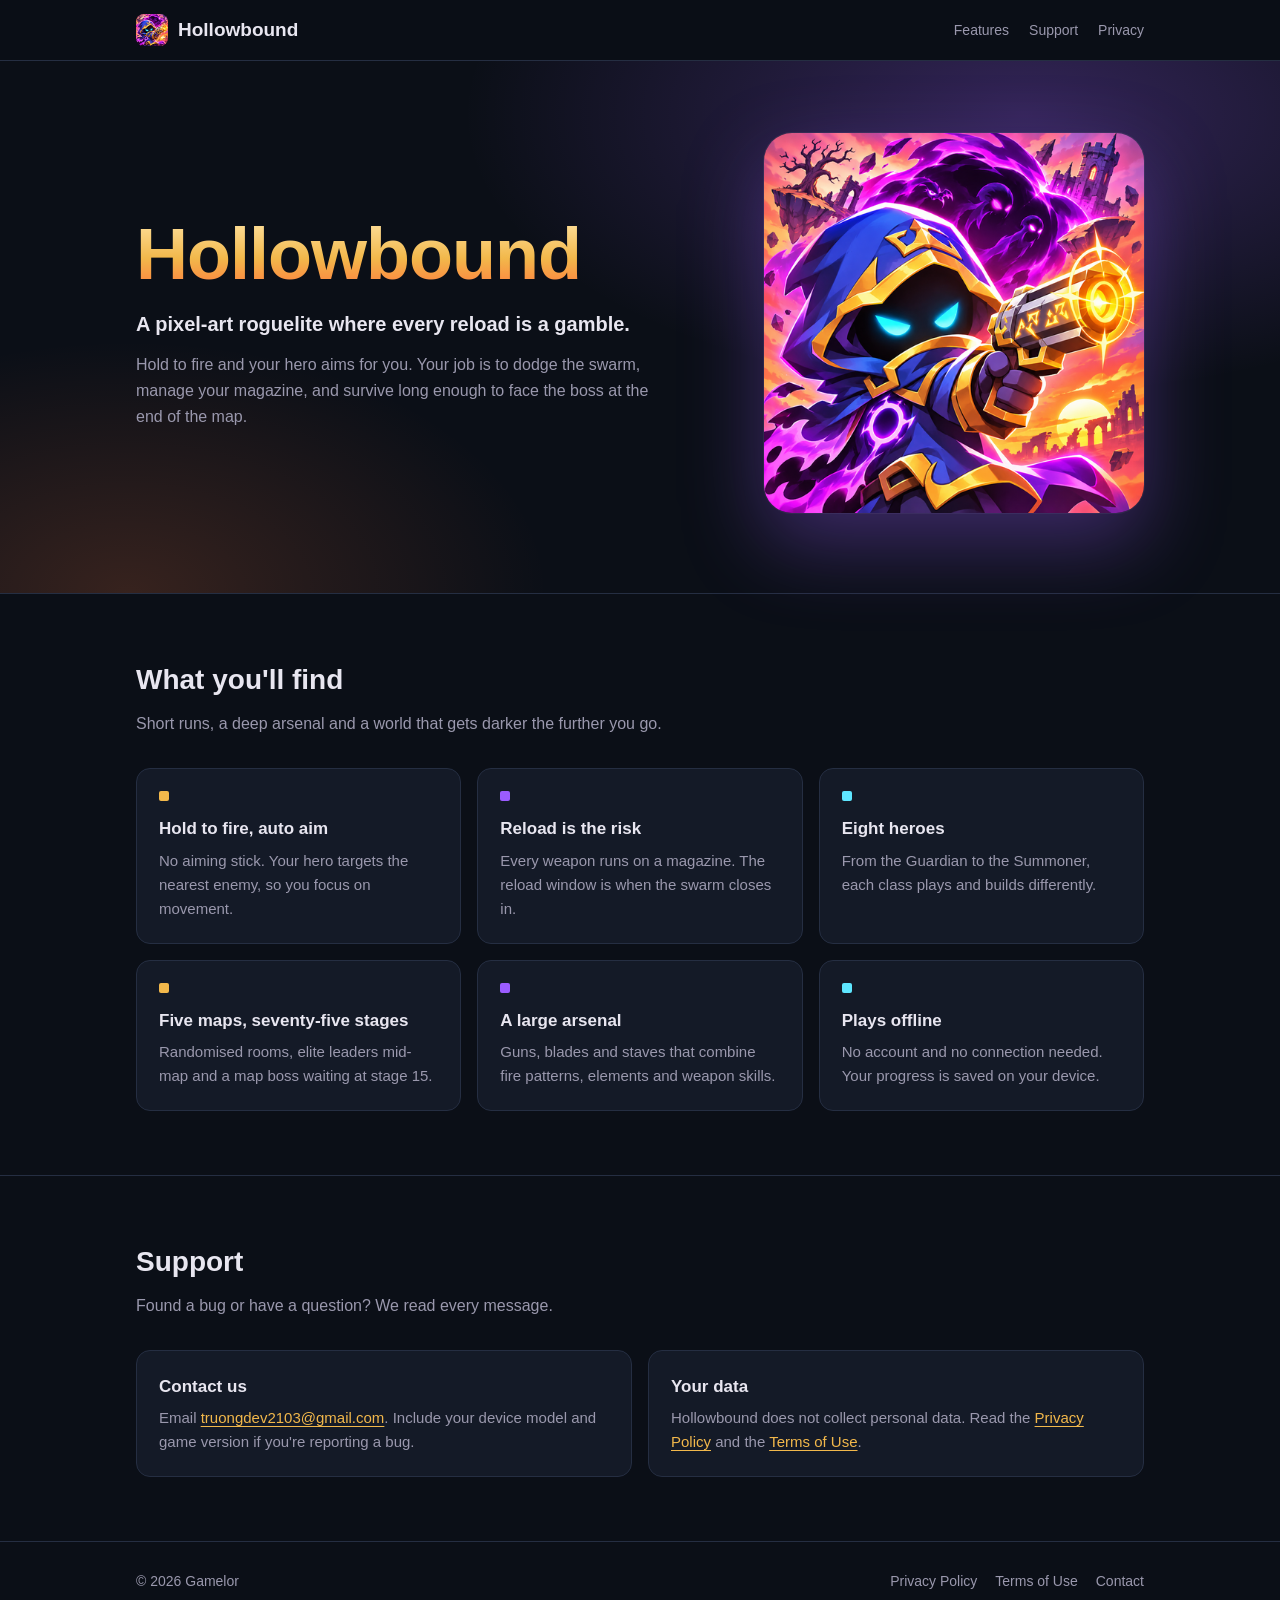
<file: index.html>
<!doctype html>
<html lang="en">
<head>
  <meta charset="utf-8">
  <meta name="viewport" content="width=device-width, initial-scale=1">
  <title>Hollowbound</title>
  <meta name="description" content="Hollowbound is a 2D pixel-art roguelite shooter for mobile. Hold to fire, let your hero aim, and dodge through the reload.">
  <link rel="icon" type="image/png" href="assets/icon.png">
  <link rel="stylesheet" href="style.css">
</head>
<body>
  <header class="site-header">
    <div class="wrap">
      <a class="brand" href="index.html"><img src="assets/icon.png" alt="">Hollowbound</a>
      <nav class="nav">
        <a class="hide-sm" href="#features">Features</a>
        <a href="#support">Support</a>
        <a href="privacy.html">Privacy</a>
      </nav>
    </div>
  </header>

  <main>
    <section class="hero">
      <div class="wrap">
        <div>
          <h1>Hollowbound</h1>
          <p class="tagline">A pixel-art roguelite where every reload is a gamble.</p>
          <p class="lede">Hold to fire and your hero aims for you. Your job is to dodge the swarm,
            manage your magazine, and survive long enough to face the boss at the end of the map.</p>
        </div>
        <div class="hero-art">
          <img src="assets/icon.png" alt="Hollowbound hero, a hooded gunslinger with glowing eyes">
        </div>
      </div>
    </section>

    <section id="features">
      <div class="wrap">
        <h2 class="section-title">What you'll find</h2>
        <p class="section-sub">Short runs, a deep arsenal and a world that gets darker the further you go.</p>
        <div class="features">
          <div class="feature"><div class="dot"></div><h3>Hold to fire, auto aim</h3>
            <p>No aiming stick. Your hero targets the nearest enemy, so you focus on movement.</p></div>
          <div class="feature"><div class="dot"></div><h3>Reload is the risk</h3>
            <p>Every weapon runs on a magazine. The reload window is when the swarm closes in.</p></div>
          <div class="feature"><div class="dot"></div><h3>Eight heroes</h3>
            <p>From the Guardian to the Summoner, each class plays and builds differently.</p></div>
          <div class="feature"><div class="dot"></div><h3>Five maps, seventy-five stages</h3>
            <p>Randomised rooms, elite leaders mid-map and a map boss waiting at stage 15.</p></div>
          <div class="feature"><div class="dot"></div><h3>A large arsenal</h3>
            <p>Guns, blades and staves that combine fire patterns, elements and weapon skills.</p></div>
          <div class="feature"><div class="dot"></div><h3>Plays offline</h3>
            <p>No account and no connection needed. Your progress is saved on your device.</p></div>
        </div>
      </div>
    </section>

    <section id="support">
      <div class="wrap">
        <h2 class="section-title">Support</h2>
        <p class="section-sub">Found a bug or have a question? We read every message.</p>
        <div class="support">
          <div class="card"><h3>Contact us</h3>
            <p>Email <a href="mailto:truongdev2103@gmail.com">truongdev2103@gmail.com</a>. Include your device model and game version if you're reporting a bug.</p></div>
          <div class="card"><h3>Your data</h3>
            <p>Hollowbound does not collect personal data. Read the <a href="privacy.html">Privacy Policy</a> and the <a href="terms.html">Terms of Use</a>.</p></div>
        </div>
      </div>
    </section>
  </main>

  <footer class="site-footer">
    <div class="wrap">
      <span>&copy; 2026 Gamelor</span>
      <nav>
        <a href="privacy.html">Privacy Policy</a>
        <a href="terms.html">Terms of Use</a>
        <a href="mailto:truongdev2103@gmail.com">Contact</a>
      </nav>
    </div>
  </footer>
</body>
</html>
</file>
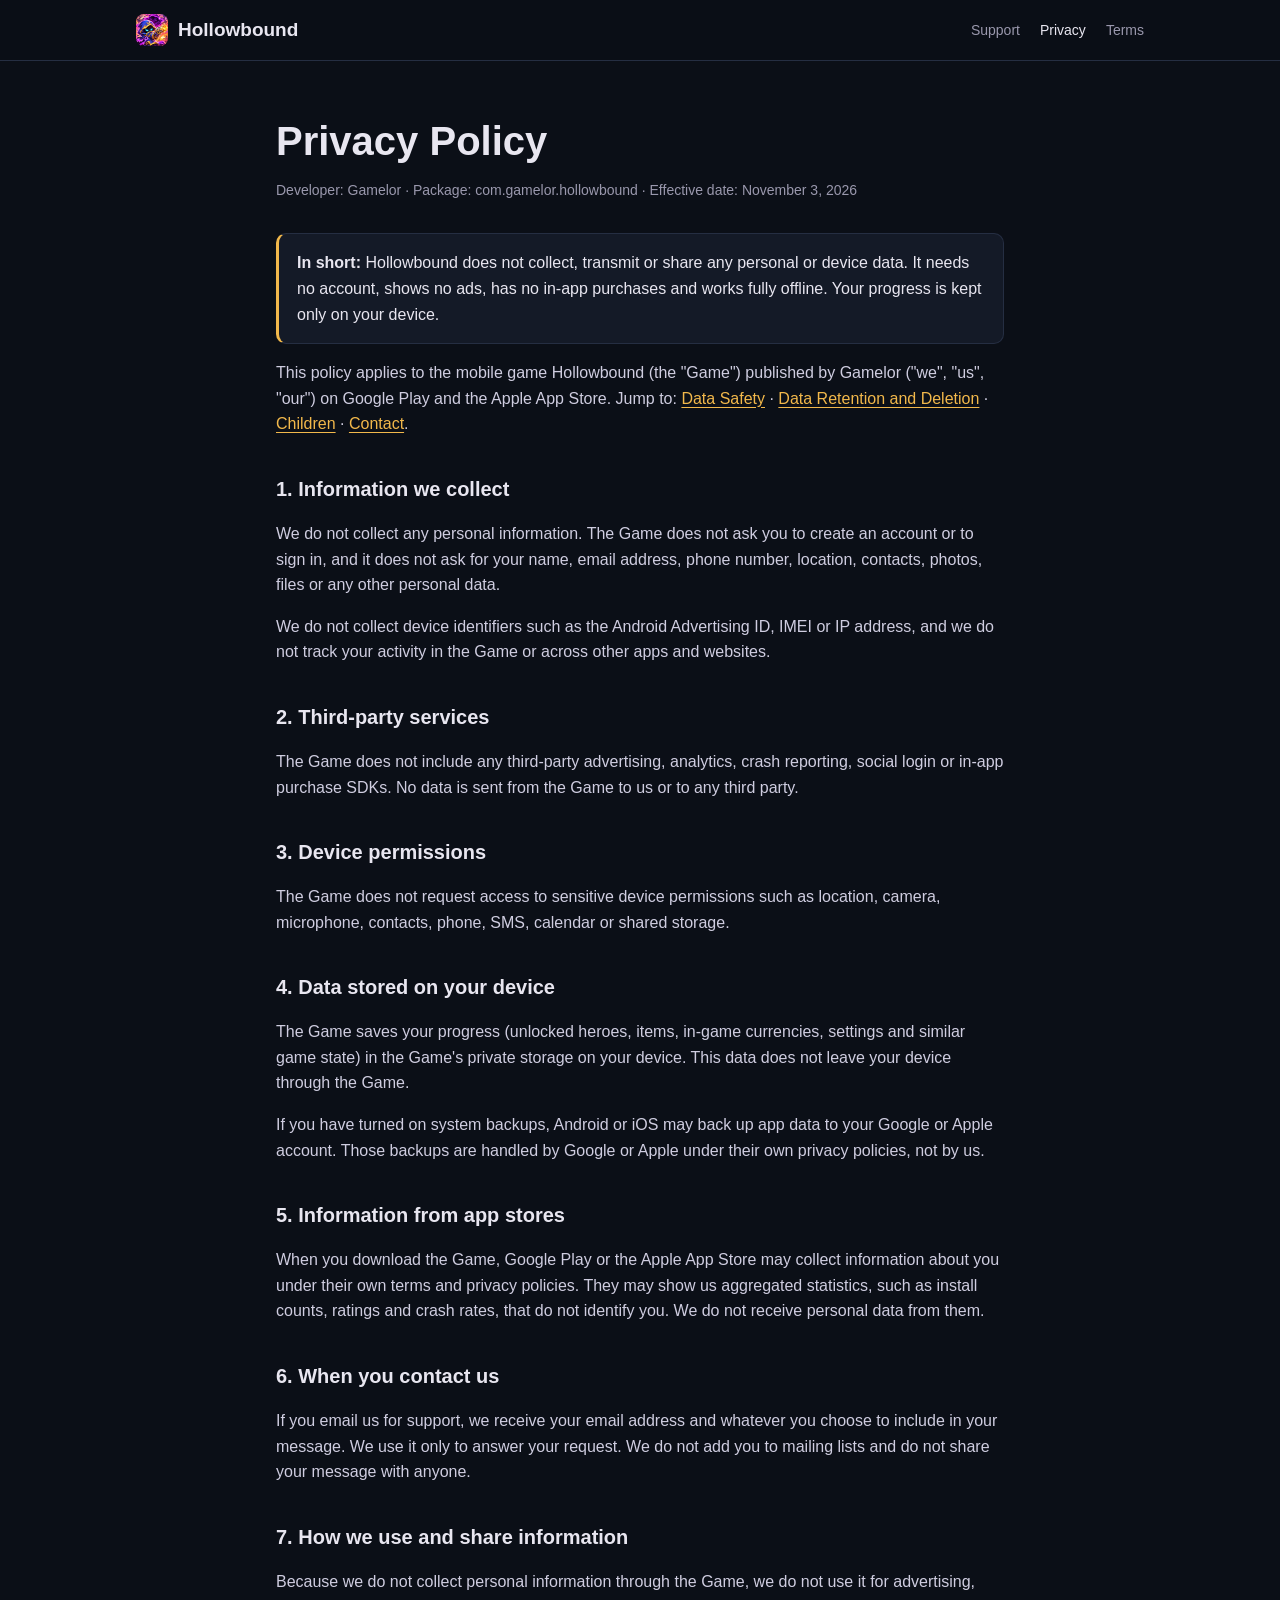
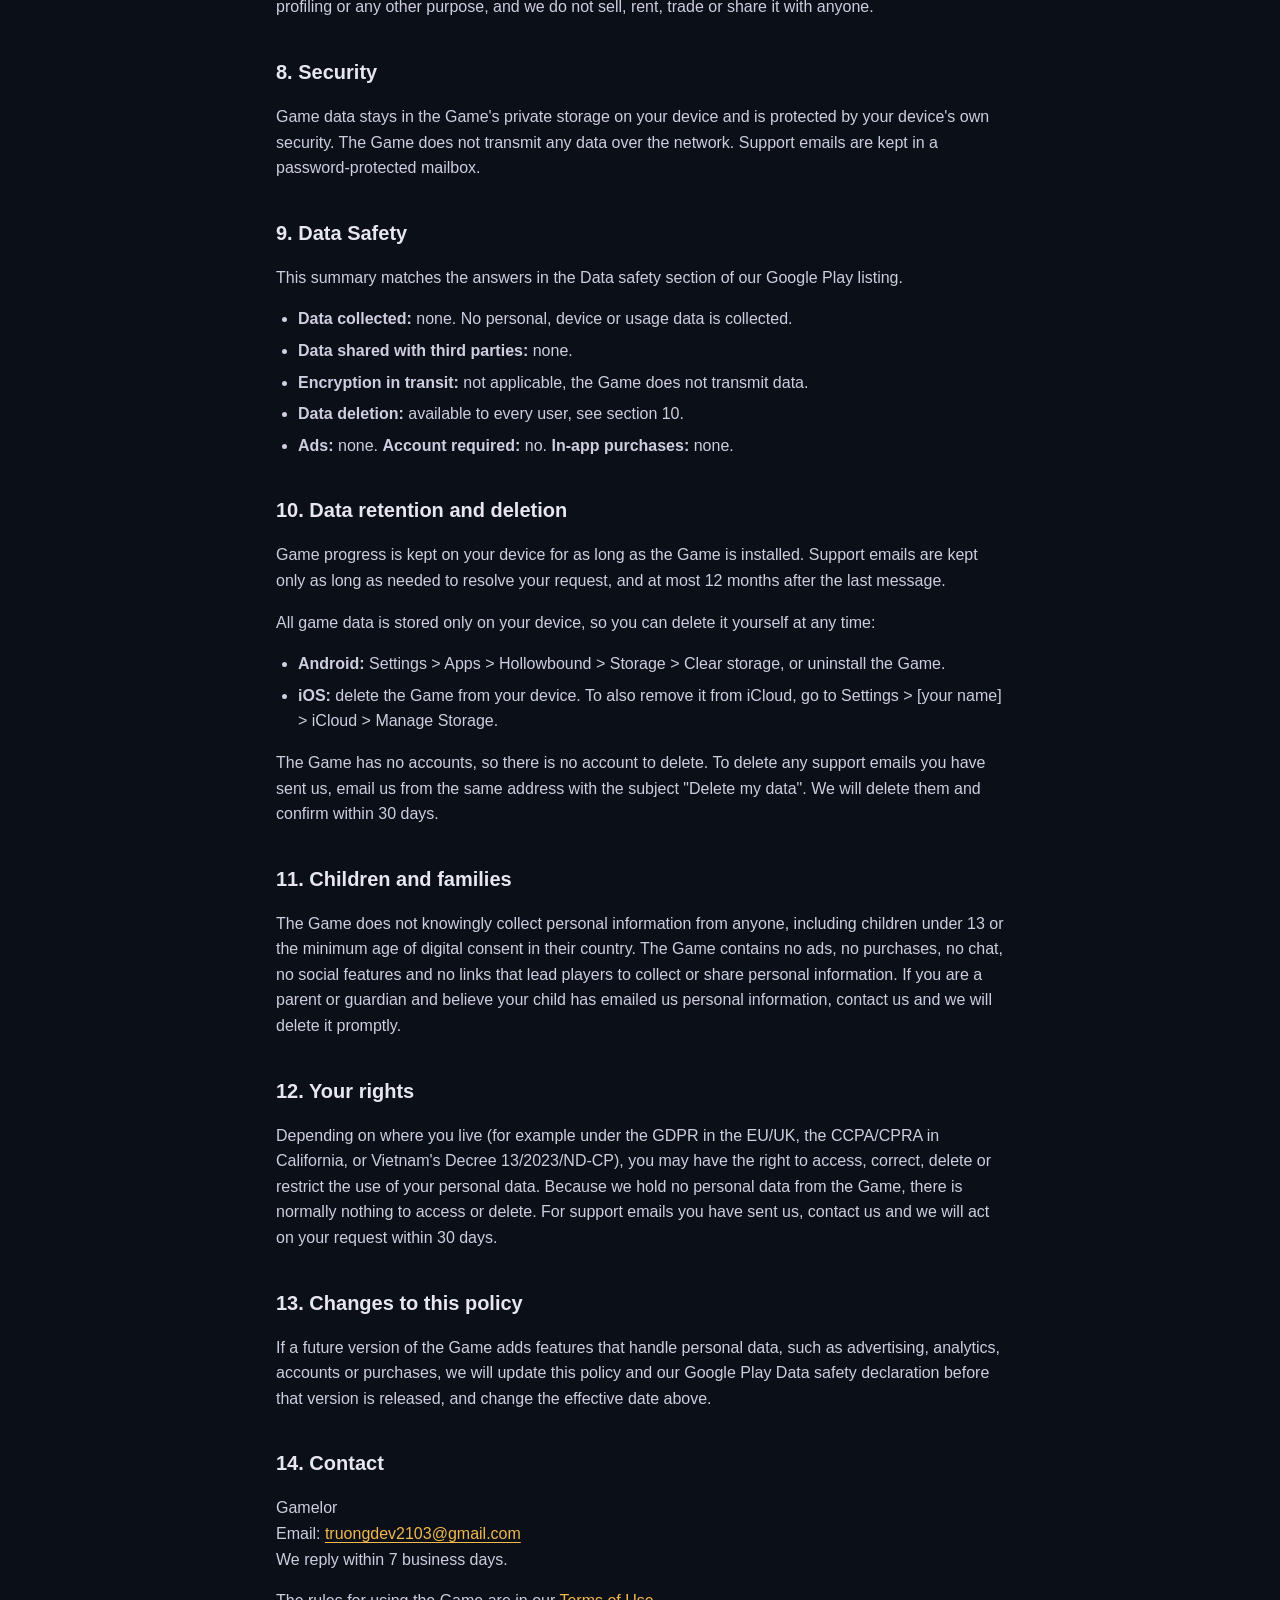
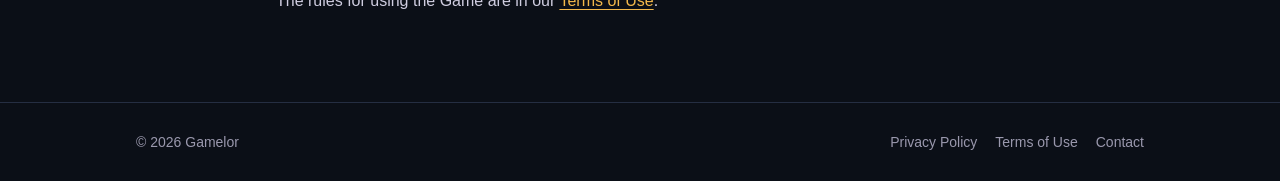
<file: privacy.html>
<!doctype html>
<html lang="en">
<head>
  <meta charset="utf-8">
  <meta name="viewport" content="width=device-width, initial-scale=1">
  <title>Privacy Policy - Hollowbound</title>
  <meta name="description" content="Privacy Policy, Data Safety and data deletion for the Hollowbound mobile game by Gamelor.">
  <link rel="icon" type="image/png" href="assets/icon.png">
  <link rel="stylesheet" href="style.css">
</head>
<body>
  <header class="site-header">
    <div class="wrap">
      <a class="brand" href="index.html"><img src="assets/icon.png" alt="">Hollowbound</a>
      <nav class="nav">
        <a href="index.html#support">Support</a>
        <a href="privacy.html" aria-current="page">Privacy</a>
        <a href="terms.html">Terms</a>
      </nav>
    </div>
  </header>

  <main class="legal">
    <div class="wrap">
      <h1>Privacy Policy</h1>
      <p class="meta">Developer: Gamelor &middot; Package: com.gamelor.hollowbound &middot; Effective date: November 3, 2026</p>

      <div class="summary">
        <p><strong>In short:</strong> Hollowbound does not collect, transmit or share any personal or device
          data. It needs no account, shows no ads, has no in-app purchases and works fully offline. Your
          progress is kept only on your device.</p>
      </div>

      <p>This policy applies to the mobile game Hollowbound (the "Game") published by Gamelor ("we", "us",
        "our") on Google Play and the Apple App Store. Jump to:
        <a href="#data-safety">Data Safety</a> &middot;
        <a href="#deletion">Data Retention and Deletion</a> &middot;
        <a href="#children">Children</a> &middot;
        <a href="#contact">Contact</a>.</p>

      <h2>1. Information we collect</h2>
      <p>We do not collect any personal information. The Game does not ask you to create an account or to
        sign in, and it does not ask for your name, email address, phone number, location, contacts, photos,
        files or any other personal data.</p>
      <p>We do not collect device identifiers such as the Android Advertising ID, IMEI or IP address, and we
        do not track your activity in the Game or across other apps and websites.</p>

      <h2>2. Third-party services</h2>
      <p>The Game does not include any third-party advertising, analytics, crash reporting, social login or
        in-app purchase SDKs. No data is sent from the Game to us or to any third party.</p>

      <h2>3. Device permissions</h2>
      <p>The Game does not request access to sensitive device permissions such as location, camera,
        microphone, contacts, phone, SMS, calendar or shared storage.</p>

      <h2>4. Data stored on your device</h2>
      <p>The Game saves your progress (unlocked heroes, items, in-game currencies, settings and similar game
        state) in the Game's private storage on your device. This data does not leave your device through
        the Game.</p>
      <p>If you have turned on system backups, Android or iOS may back up app data to your Google or Apple
        account. Those backups are handled by Google or Apple under their own privacy policies, not by us.</p>

      <h2>5. Information from app stores</h2>
      <p>When you download the Game, Google Play or the Apple App Store may collect information about you
        under their own terms and privacy policies. They may show us aggregated statistics, such as install
        counts, ratings and crash rates, that do not identify you. We do not receive personal data from them.</p>

      <h2>6. When you contact us</h2>
      <p>If you email us for support, we receive your email address and whatever you choose to include in
        your message. We use it only to answer your request. We do not add you to mailing lists and do not
        share your message with anyone.</p>

      <h2>7. How we use and share information</h2>
      <p>Because we do not collect personal information through the Game, we do not use it for advertising,
        profiling or any other purpose, and we do not sell, rent, trade or share it with anyone.</p>

      <h2>8. Security</h2>
      <p>Game data stays in the Game's private storage on your device and is protected by your device's own
        security. The Game does not transmit any data over the network. Support emails are kept in a
        password-protected mailbox.</p>

      <h2 id="data-safety">9. Data Safety</h2>
      <p>This summary matches the answers in the Data safety section of our Google Play listing.</p>
      <ul>
        <li><strong>Data collected:</strong> none. No personal, device or usage data is collected.</li>
        <li><strong>Data shared with third parties:</strong> none.</li>
        <li><strong>Encryption in transit:</strong> not applicable, the Game does not transmit data.</li>
        <li><strong>Data deletion:</strong> available to every user, see section 10.</li>
        <li><strong>Ads:</strong> none. <strong>Account required:</strong> no. <strong>In-app purchases:</strong> none.</li>
      </ul>

      <h2 id="deletion">10. Data retention and deletion</h2>
      <p>Game progress is kept on your device for as long as the Game is installed. Support emails are kept
        only as long as needed to resolve your request, and at most 12 months after the last message.</p>
      <p>All game data is stored only on your device, so you can delete it yourself at any time:</p>
      <ul>
        <li><strong>Android:</strong> Settings &gt; Apps &gt; Hollowbound &gt; Storage &gt; Clear storage, or uninstall the Game.</li>
        <li><strong>iOS:</strong> delete the Game from your device. To also remove it from iCloud, go to
          Settings &gt; [your name] &gt; iCloud &gt; Manage Storage.</li>
      </ul>
      <p>The Game has no accounts, so there is no account to delete. To delete any support emails you have
        sent us, email us from the same address with the subject "Delete my data". We will delete them and
        confirm within 30 days.</p>

      <h2 id="children">11. Children and families</h2>
      <p>The Game does not knowingly collect personal information from anyone, including children under 13
        or the minimum age of digital consent in their country. The Game contains no ads, no purchases, no
        chat, no social features and no links that lead players to collect or share personal information.
        If you are a parent or guardian and believe your child has emailed us personal information, contact
        us and we will delete it promptly.</p>

      <h2>12. Your rights</h2>
      <p>Depending on where you live (for example under the GDPR in the EU/UK, the CCPA/CPRA in California,
        or Vietnam's Decree 13/2023/ND-CP), you may have the right to access, correct, delete or restrict the
        use of your personal data. Because we hold no personal data from the Game, there is normally nothing
        to access or delete. For support emails you have sent us, contact us and we will act on your request
        within 30 days.</p>

      <h2>13. Changes to this policy</h2>
      <p>If a future version of the Game adds features that handle personal data, such as advertising,
        analytics, accounts or purchases, we will update this policy and our Google Play Data safety
        declaration before that version is released, and change the effective date above.</p>

      <h2 id="contact">14. Contact</h2>
      <p>Gamelor<br>
        Email: <a href="mailto:truongdev2103@gmail.com">truongdev2103@gmail.com</a><br>
        We reply within 7 business days.</p>
      <p>The rules for using the Game are in our <a href="terms.html">Terms of Use</a>.</p>
    </div>
  </main>

  <footer class="site-footer">
    <div class="wrap">
      <span>&copy; 2026 Gamelor</span>
      <nav>
        <a href="privacy.html">Privacy Policy</a>
        <a href="terms.html">Terms of Use</a>
        <a href="mailto:truongdev2103@gmail.com">Contact</a>
      </nav>
    </div>
  </footer>
</body>
</html>
</file>
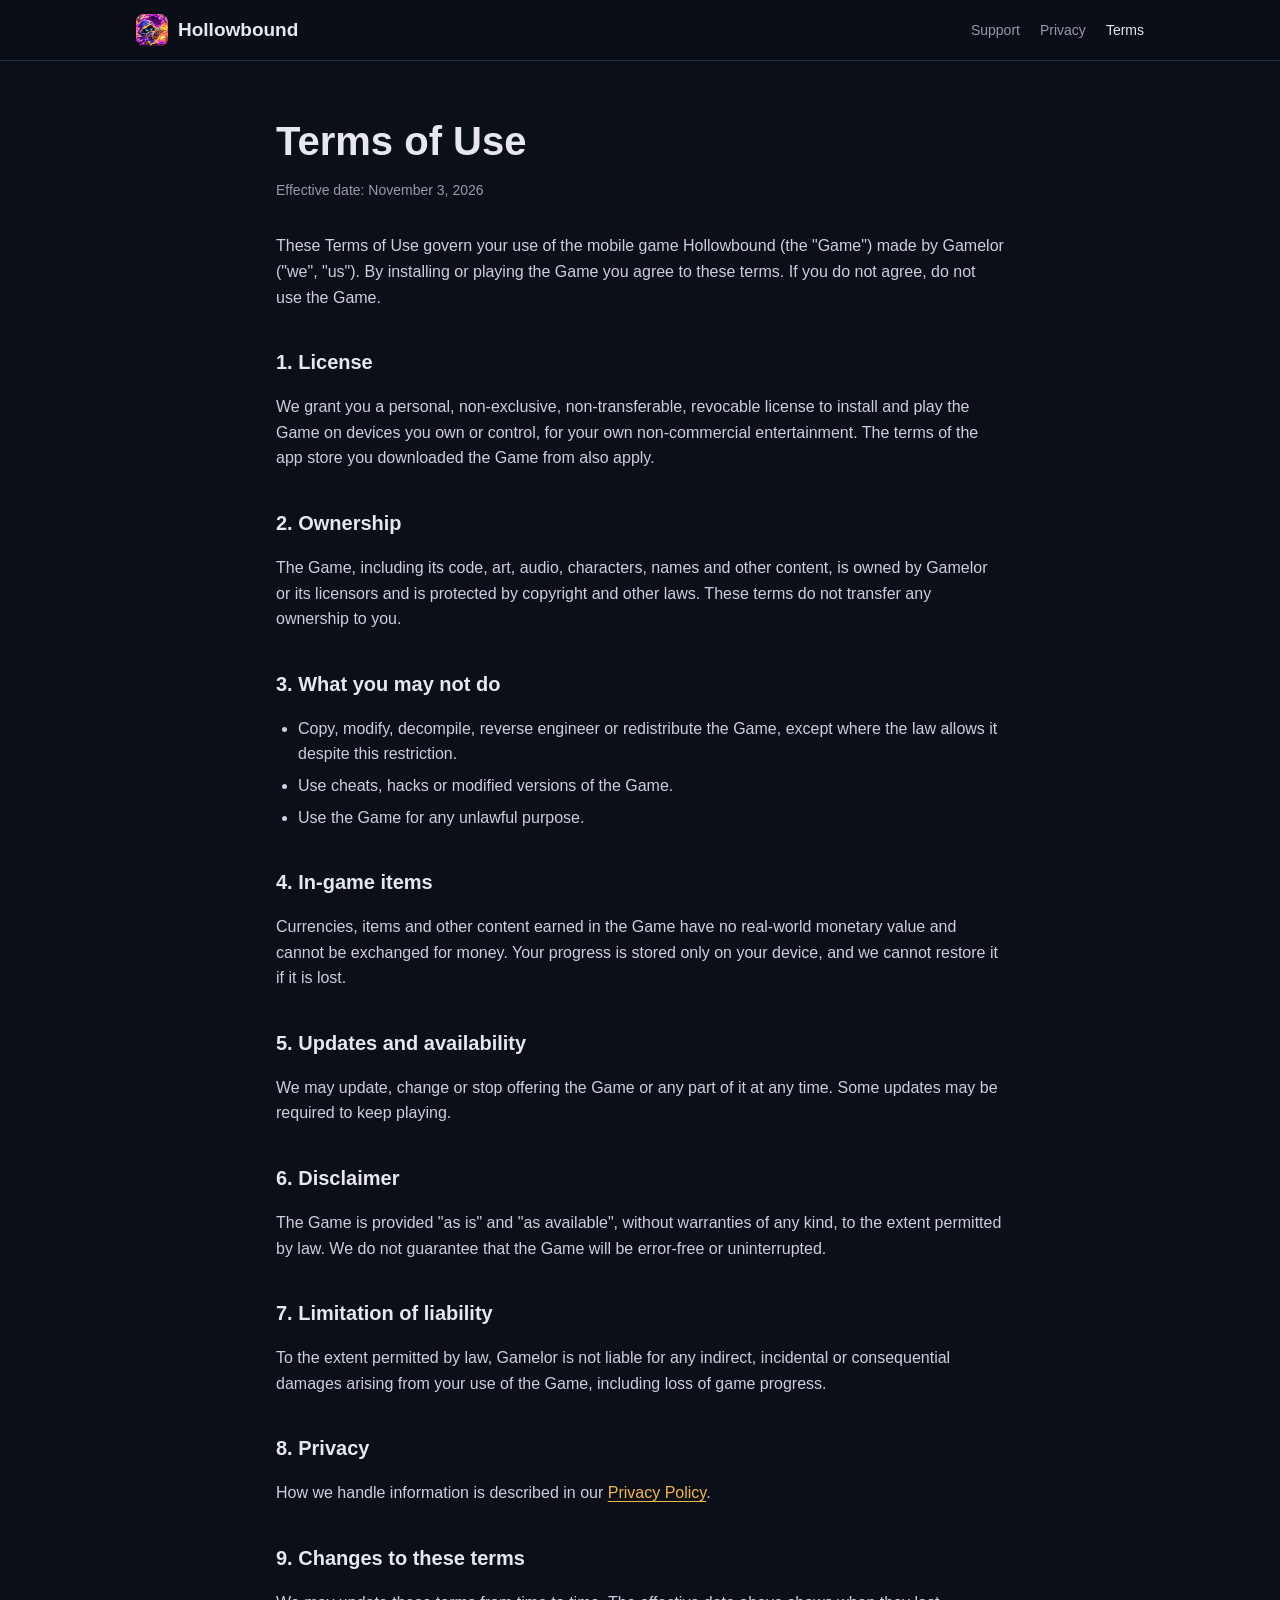
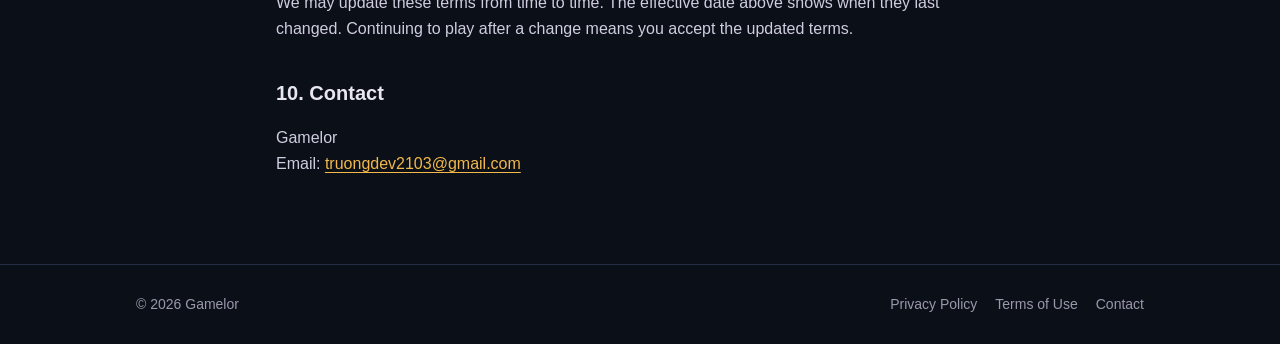
<file: terms.html>
<!doctype html>
<html lang="en">
<head>
  <meta charset="utf-8">
  <meta name="viewport" content="width=device-width, initial-scale=1">
  <title>Terms of Use - Hollowbound</title>
  <meta name="description" content="Terms of Use for the Hollowbound mobile game by Gamelor.">
  <link rel="icon" type="image/png" href="assets/icon.png">
  <link rel="stylesheet" href="style.css">
</head>
<body>
  <header class="site-header">
    <div class="wrap">
      <a class="brand" href="index.html"><img src="assets/icon.png" alt="">Hollowbound</a>
      <nav class="nav">
        <a href="index.html#support">Support</a>
        <a href="privacy.html">Privacy</a>
        <a href="terms.html" aria-current="page">Terms</a>
      </nav>
    </div>
  </header>

  <main class="legal">
    <div class="wrap">
      <h1>Terms of Use</h1>
      <p class="meta">Effective date: November 3, 2026</p>

      <p>These Terms of Use govern your use of the mobile game Hollowbound (the "Game") made by Gamelor
        ("we", "us"). By installing or playing the Game you agree to these terms. If you do not agree,
        do not use the Game.</p>

      <h2>1. License</h2>
      <p>We grant you a personal, non-exclusive, non-transferable, revocable license to install and play
        the Game on devices you own or control, for your own non-commercial entertainment. The terms of
        the app store you downloaded the Game from also apply.</p>

      <h2>2. Ownership</h2>
      <p>The Game, including its code, art, audio, characters, names and other content, is owned by
        Gamelor or its licensors and is protected by copyright and other laws. These terms do not
        transfer any ownership to you.</p>

      <h2>3. What you may not do</h2>
      <ul>
        <li>Copy, modify, decompile, reverse engineer or redistribute the Game, except where the law
          allows it despite this restriction.</li>
        <li>Use cheats, hacks or modified versions of the Game.</li>
        <li>Use the Game for any unlawful purpose.</li>
      </ul>

      <h2>4. In-game items</h2>
      <p>Currencies, items and other content earned in the Game have no real-world monetary value and
        cannot be exchanged for money. Your progress is stored only on your device, and we cannot
        restore it if it is lost.</p>

      <h2>5. Updates and availability</h2>
      <p>We may update, change or stop offering the Game or any part of it at any time. Some updates may
        be required to keep playing.</p>

      <h2>6. Disclaimer</h2>
      <p>The Game is provided "as is" and "as available", without warranties of any kind, to the extent
        permitted by law. We do not guarantee that the Game will be error-free or uninterrupted.</p>

      <h2>7. Limitation of liability</h2>
      <p>To the extent permitted by law, Gamelor is not liable for any indirect, incidental or
        consequential damages arising from your use of the Game, including loss of game progress.</p>

      <h2>8. Privacy</h2>
      <p>How we handle information is described in our <a href="privacy.html">Privacy Policy</a>.</p>

      <h2>9. Changes to these terms</h2>
      <p>We may update these terms from time to time. The effective date above shows when they last
        changed. Continuing to play after a change means you accept the updated terms.</p>

      <h2>10. Contact</h2>
      <p>Gamelor<br>
        Email: <a href="mailto:truongdev2103@gmail.com">truongdev2103@gmail.com</a></p>
    </div>
  </main>

  <footer class="site-footer">
    <div class="wrap">
      <span>&copy; 2026 Gamelor</span>
      <nav>
        <a href="privacy.html">Privacy Policy</a>
        <a href="terms.html">Terms of Use</a>
        <a href="mailto:truongdev2103@gmail.com">Contact</a>
      </nav>
    </div>
  </footer>
</body>
</html>
</file>
<file: style.css>
/* Same font as the Word version of the policy (Hollowbound_Policies.docx). */
:root {
  --bg: #0b0f17;
  --bg-raised: #141a27;
  --border: #252e42;
  --text: #e8e6f0;
  --text-muted: #9a98ad;
  --gold: #f2b84b;
  --violet: #9b5cff;
  --ember: #ff7a3d;
  --cyan: #5ee6ff;
  --radius: 14px;
  --max: 1040px;
  --font: Arial, Helvetica, sans-serif;
}

* { box-sizing: border-box; }

html { -webkit-text-size-adjust: 100%; }

body {
  margin: 0;
  background: var(--bg);
  color: var(--text);
  font-family: var(--font);
  font-size: 16px;
  line-height: 1.6;
}

a { color: var(--gold); text-underline-offset: 3px; }
a:hover { color: #ffd27a; }

img { max-width: 100%; display: block; }

code { font-family: var(--font); color: var(--gold); }

.wrap {
  width: 100%;
  max-width: var(--max);
  margin: 0 auto;
  padding: 0 16px;
}

/* Header */
.site-header {
  border-bottom: 1px solid var(--border);
  background: rgba(11, 15, 23, 0.85);
  backdrop-filter: blur(8px);
  position: sticky;
  top: 0;
  z-index: 10;
}
.site-header .wrap {
  display: flex;
  align-items: center;
  justify-content: space-between;
  gap: 16px;
  height: 60px;
}
.brand {
  display: flex;
  align-items: center;
  gap: 10px;
  color: var(--text);
  text-decoration: none;
  font-size: 19px;
  font-weight: 700;
}
.brand img { width: 32px; height: 32px; border-radius: 8px; }
.nav { display: flex; gap: 20px; font-size: 14px; }
.nav a { color: var(--text-muted); text-decoration: none; }
.nav a:hover, .nav a[aria-current="page"] { color: var(--text); }

/* Hero */
.hero {
  padding: 72px 0 80px;
  background:
    radial-gradient(800px 400px at 80% 10%, rgba(155, 92, 255, 0.28), transparent 70%),
    radial-gradient(600px 360px at 10% 100%, rgba(255, 122, 61, 0.18), transparent 70%);
}
.hero .wrap {
  display: grid;
  grid-template-columns: 1.2fr 1fr;
  align-items: center;
  gap: 48px;
}
.hero h1 {
  font-size: clamp(42px, 8vw, 72px);
  line-height: 1.05;
  letter-spacing: -1px;
  margin: 0 0 16px;
  background: linear-gradient(180deg, #ffe3a3, var(--gold) 55%, var(--ember));
  -webkit-background-clip: text;
  background-clip: text;
  color: transparent;
}
.tagline { font-size: 20px; font-weight: 700; color: var(--text); margin: 0 0 12px; }
.lede { color: var(--text-muted); margin: 0; max-width: 520px; }
.hero-art img {
  width: 100%;
  max-width: 380px;
  margin-left: auto;
  border-radius: 28px;
  box-shadow: 0 30px 80px rgba(155, 92, 255, 0.35), 0 0 0 1px rgba(255, 255, 255, 0.06);
}

/* Sections */
section { padding: 64px 0; }
section + section { border-top: 1px solid var(--border); }
.section-title { font-size: 28px; margin: 0 0 8px; }
.section-sub { color: var(--text-muted); margin: 0 0 32px; }

.features {
  display: grid;
  grid-template-columns: repeat(3, 1fr);
  gap: 16px;
}
.feature, .card {
  background: var(--bg-raised);
  border: 1px solid var(--border);
  border-radius: var(--radius);
  padding: 22px;
}
.feature h3, .card h3 { margin: 0 0 6px; font-size: 17px; }
.feature p, .card p { margin: 0; color: var(--text-muted); font-size: 15px; }
.feature .dot {
  width: 10px; height: 10px; border-radius: 2px;
  margin-bottom: 14px;
  background: var(--gold);
}
.feature:nth-child(3n+2) .dot { background: var(--violet); }
.feature:nth-child(3n) .dot { background: var(--cyan); }

.support {
  display: grid;
  grid-template-columns: 1fr 1fr;
  gap: 16px;
}

/* Legal pages */
.legal { padding: 48px 0 72px; }
.legal .wrap { max-width: 760px; }
.legal h1 { font-size: clamp(30px, 6vw, 40px); margin: 0 0 6px; }
.legal .meta { color: var(--text-muted); margin: 0 0 32px; font-size: 14px; }
.legal h2 { font-size: 20px; margin: 36px 0 8px; }
.legal p, .legal li { color: #cfcde0; }
.legal ul { padding-left: 22px; }
.legal li { margin-bottom: 6px; }
.legal .summary {
  background: var(--bg-raised);
  border: 1px solid var(--border);
  border-left: 3px solid var(--gold);
  border-radius: 10px;
  padding: 16px 18px;
  margin: 0 0 16px;
}
.legal .summary p { margin: 0; color: var(--text); }

/* Footer */
.site-footer {
  border-top: 1px solid var(--border);
  padding: 28px 0;
  color: var(--text-muted);
  font-size: 14px;
}
.site-footer .wrap {
  display: flex;
  flex-wrap: wrap;
  justify-content: space-between;
  gap: 12px;
}
.site-footer nav { display: flex; flex-wrap: wrap; gap: 18px; }
.site-footer a { color: var(--text-muted); text-decoration: none; }
.site-footer a:hover { color: var(--text); }

@media (max-width: 760px) {
  .hero { padding: 40px 0 56px; }
  .hero .wrap { grid-template-columns: 1fr; gap: 32px; }
  .hero-art { order: -1; }
  .hero-art img { max-width: 220px; margin: 0; }
  .features, .support { grid-template-columns: 1fr; }
  .nav { gap: 14px; }
  .nav .hide-sm { display: none; }
}
</file>
